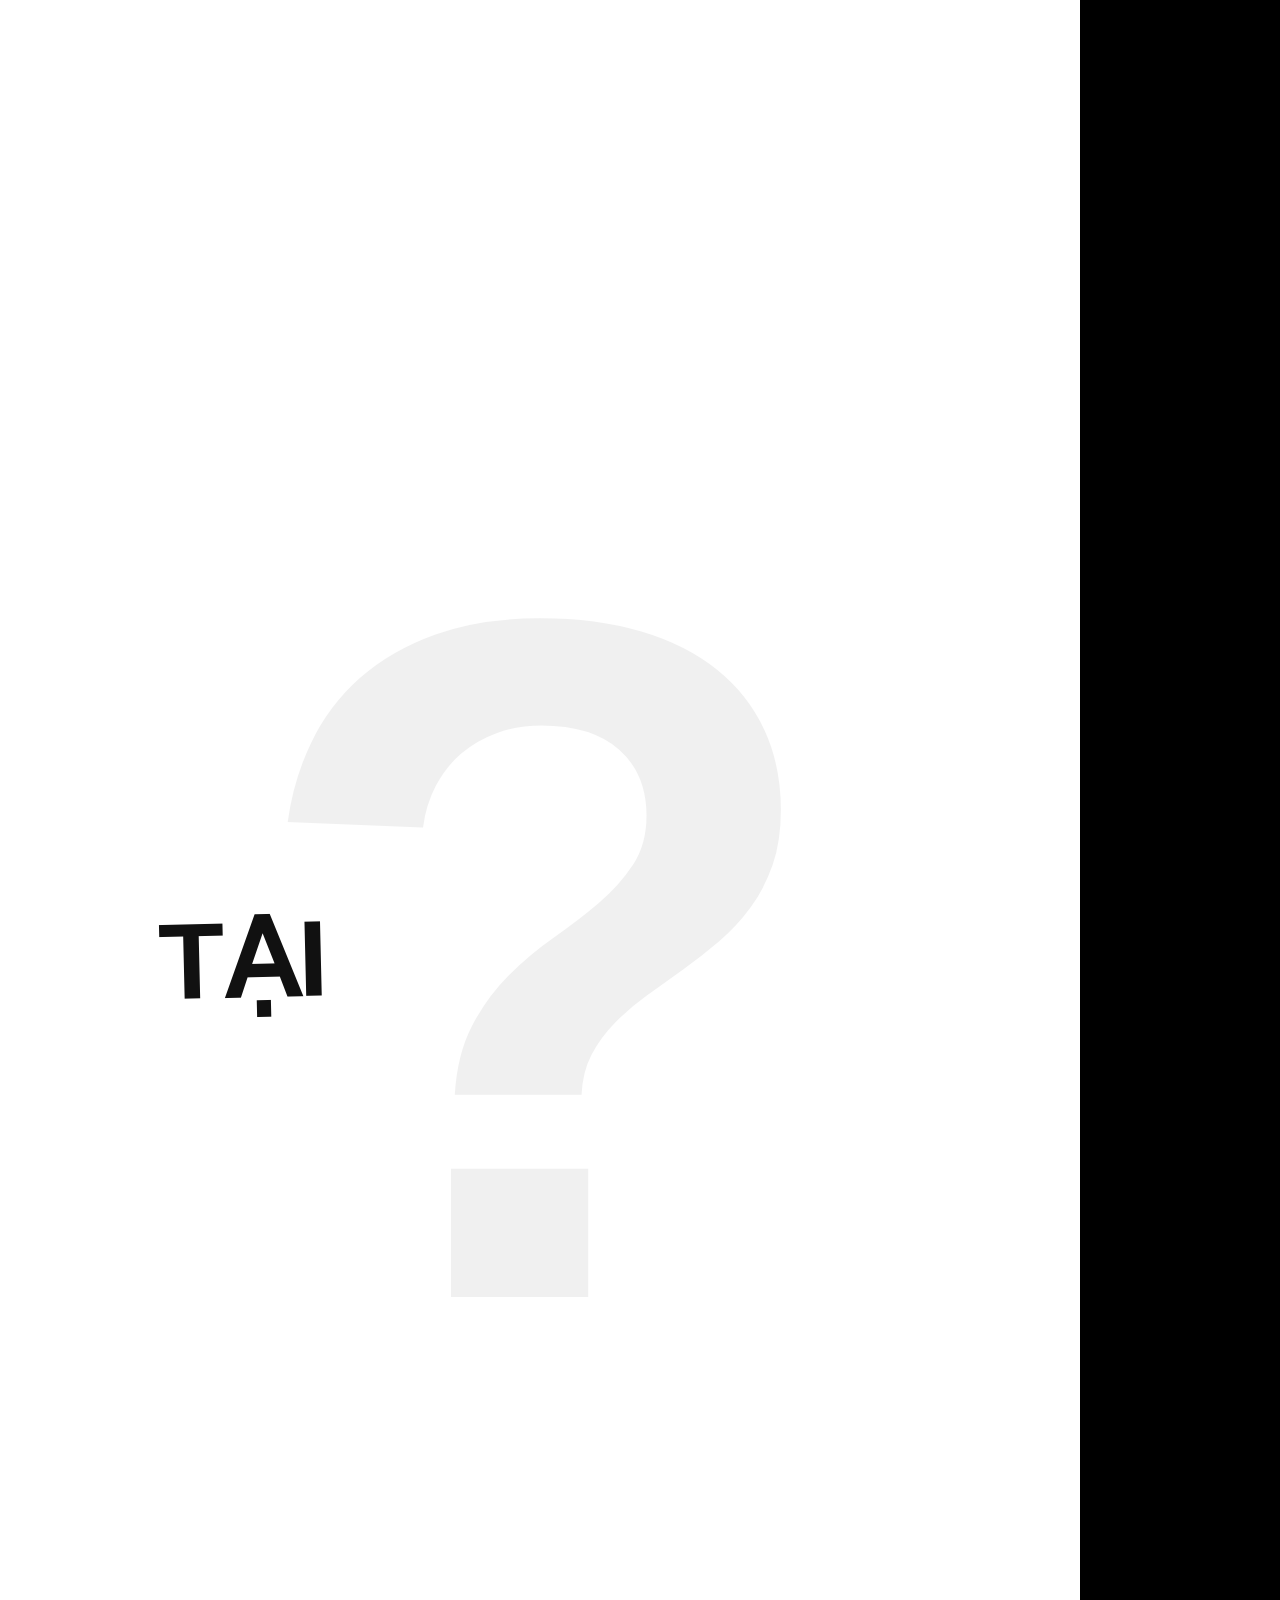
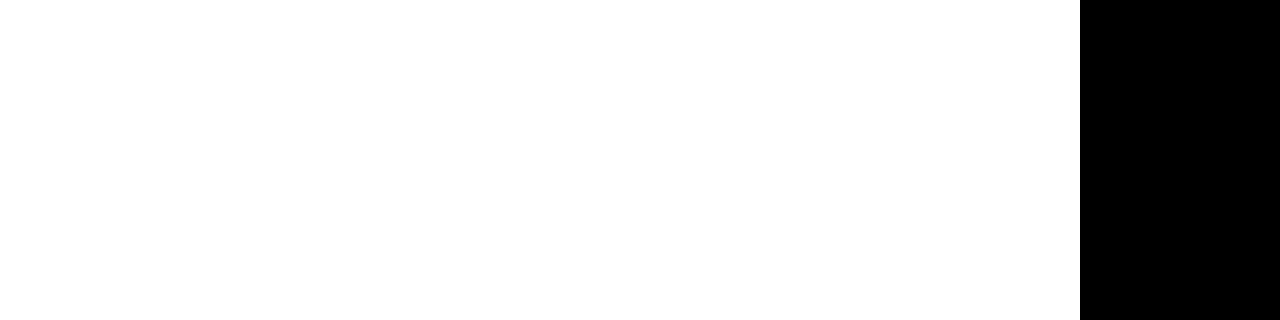
<file: templates/html_scenes/kinetic_text.html>
<!doctype html>
<html><head><meta charset="utf-8"><link rel="stylesheet" href="_lib/base.css">
<script type="application/json" data-doc>
{"desc": "Chữ động theo giọng đọc: từng cụm từ bật lên đúng lúc được đọc, từ khoá tô màu. Hợp Shorts/hook. Nên tắt phụ đề khi dùng nhiều (render.captions).",
 "props": {"emphasize": "[từ] cần tô màu nhấn", "group": "số từ mỗi màn (mặc định 3)", "bg_word": "chữ mờ cực lớn phía sau (tuỳ chọn)"}}
</script>
<script type="application/json" data-demo>
{"duration": 4, "text": "Tại sao máy yếu vẫn làm được video triệu view?", "props": {"emphasize": ["máy yếu", "triệu view"], "bg_word": "?"},
 "words": [{"word":"Tại","start":0,"end":0.25},{"word":"sao","start":0.25,"end":0.5},{"word":"máy","start":0.55,"end":0.8},{"word":"yếu","start":0.8,"end":1.1},{"word":"vẫn","start":1.2,"end":1.4},{"word":"làm","start":1.4,"end":1.6},{"word":"được","start":1.6,"end":1.85},{"word":"video","start":1.9,"end":2.3},{"word":"triệu","start":2.4,"end":2.75},{"word":"view?","start":2.75,"end":3.3}]}
</script>
<script src="_lib/runtime.js"></script>
<style>
  .stage { padding: 0 7%; }
  .grp { position: absolute; inset: 0; display: flex; flex-wrap: wrap; align-content: center; justify-content: center; gap: .1em .3em; padding: 0 7%; }
  .w { display: inline-block; font-family: var(--title-font); font-weight: 900; text-transform: uppercase; }
  .w.em { color: var(--a1); }
  .bgw { position: absolute; inset: 0; display: grid; place-items: center; font-family: var(--title-font); font-weight: 900; opacity: .06; font-size: calc(var(--W) * .9); }
</style>
</head><body>
<script>
let groups = [], bgw;
VF.scene({
  setup(inp, root) {
    const { el } = VF, p = inp.props;
    if (p.bg_word) bgw = el('div', { class: 'bgw', text: p.bg_word }, root);
    let words = inp.words && inp.words.length ? inp.words : null;
    if (!words) { // không có mốc thời gian: chia đều
      const ws = (inp.text || '').split(/\s+/).filter(Boolean), d = inp.duration / Math.max(ws.length, 1);
      words = ws.map((w, i) => ({ word: w, start: i * d, end: (i + 1) * d }));
    }
    const em = (p.emphasize || []).join(' ').toLowerCase().split(/\s+/).filter(Boolean);
    const n = p.group || 3;
    groups = [];
    for (let i = 0; i < words.length; i += n) {
      const g = el('div', { class: 'grp fs-xl' }, root), ws = words.slice(i, i + n);
      const spans = ws.map(w => { const clean = w.word.toLowerCase().replace(/[^\p{L}\p{N}]/gu, ''); return { s: el('span', { class: 'w' + (em.includes(clean) ? ' em' : ''), text: w.word }, g), t: w.start }; });
      groups.push({ g, spans, t0: ws[0].start, t1: words[i + n] ? words[i + n].start : 1e9 });
    }
  },
  draw(t) {
    groups.forEach(G => {
      const on = t >= G.t0 - 0.05 && t < G.t1;
      G.g.style.display = on ? 'flex' : 'none';
      if (!on) return;
      G.spans.forEach(o => {
        const k = VF.prog(t, o.t - 0.05, 0.22, 'back');
        o.s.style.opacity = t >= o.t - 0.05 ? 1 : 0;
        o.s.style.transform = `scale(${0.6 + 0.4 * k}) rotate(${(1 - k) * -6}deg)`;
      });
    });
    if (bgw) bgw.style.transform = `scale(${1 + t * 0.03})`;
  },
});
</script>
</body></html>
</file>
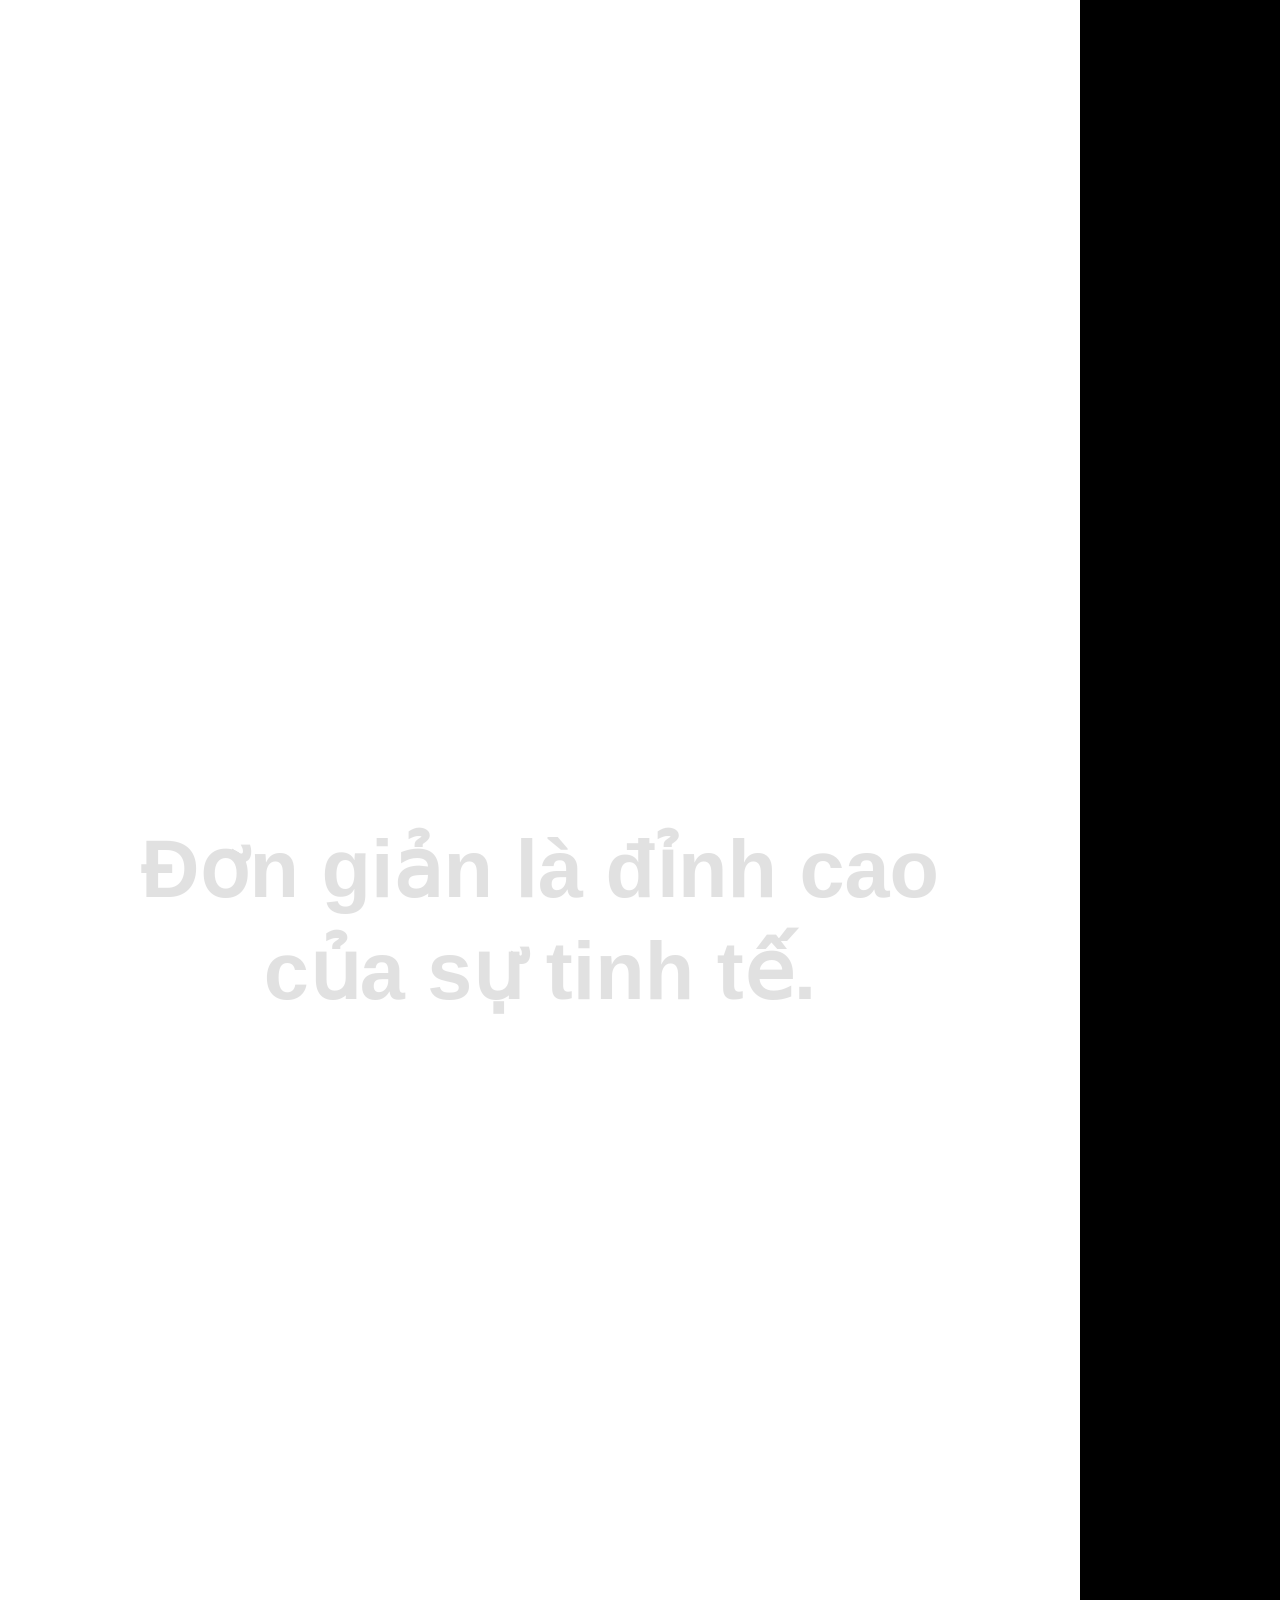
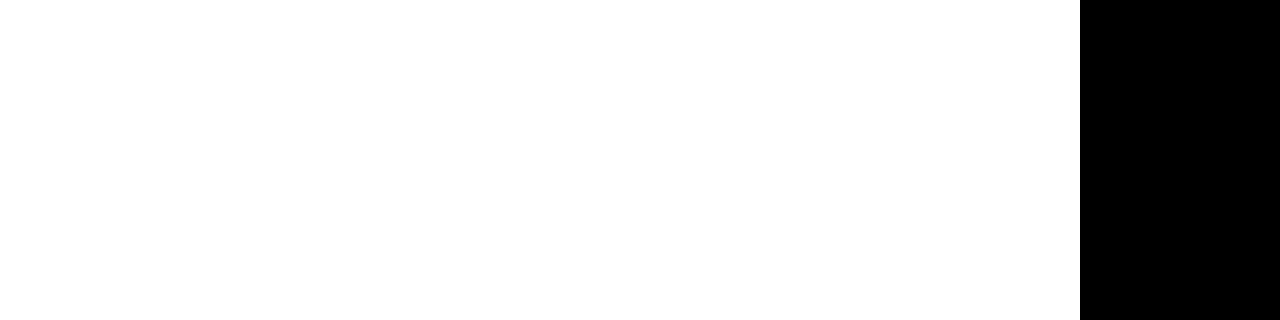
<file: templates/html_scenes/quote_card.html>
<!doctype html>
<html><head><meta charset="utf-8"><link rel="stylesheet" href="_lib/base.css">
<script type="application/json" data-doc>
{"desc": "Trích dẫn: chữ hiện theo nhịp đọc, dấu ngoặc lớn, tên tác giả.",
 "props": {"quote": "câu trích (≤25 từ)", "author": "tác giả / nguồn"}}
</script>
<script type="application/json" data-demo>
{"duration": 5, "props": {"quote": "Đơn giản là đỉnh cao của sự tinh tế.", "author": "Leonardo da Vinci"}}
</script>
<script src="_lib/runtime.js"></script>
<style>
  .q { font-family: var(--title-font); font-weight: 800; line-height: 1.25; padding: 0 10%; }
  .mark { font-size: 2.4em; color: var(--a1); line-height: .5; display: block; font-family: Georgia, serif; }
  .au { margin-top: 5%; opacity: .7; font-weight: 700; }
  .q span { transition: none; }
</style>
</head><body>
<script>
let spans = [], au, mk, n;
VF.scene({
  setup(inp, root) {
    const { el } = VF, p = inp.props;
    const c = el('div', { class: 'layer center' }, root);
    mk = el('span', { class: 'mark fs-xl', text: '“' }, c);
    const q = el('div', { class: 'q fs-l' }, c);
    spans = (p.quote || '').split(/\s+/).map(w => { const s = el('span', { text: w + ' ' }, q); return s; });
    au = el('div', { class: 'au fs-s', text: p.author ? '— ' + p.author : '' }, c);
  },
  draw(t, inp) {
    const d = inp.duration, per = Math.max(0.08, (d * 0.7) / Math.max(spans.length, 1));
    mk.style.opacity = VF.prog(t, 0, 0.4); mk.style.transform = `scale(${0.5 + 0.5 * VF.prog(t, 0, 0.5, 'back')})`;
    spans.forEach((s, i) => { s.style.opacity = 0.12 + 0.88 * VF.prog(t, 0.3 + i * per, 0.25); });
    au.style.opacity = VF.prog(t, 0.3 + spans.length * per, 0.4);
  },
});
</script>
</body></html>
</file>
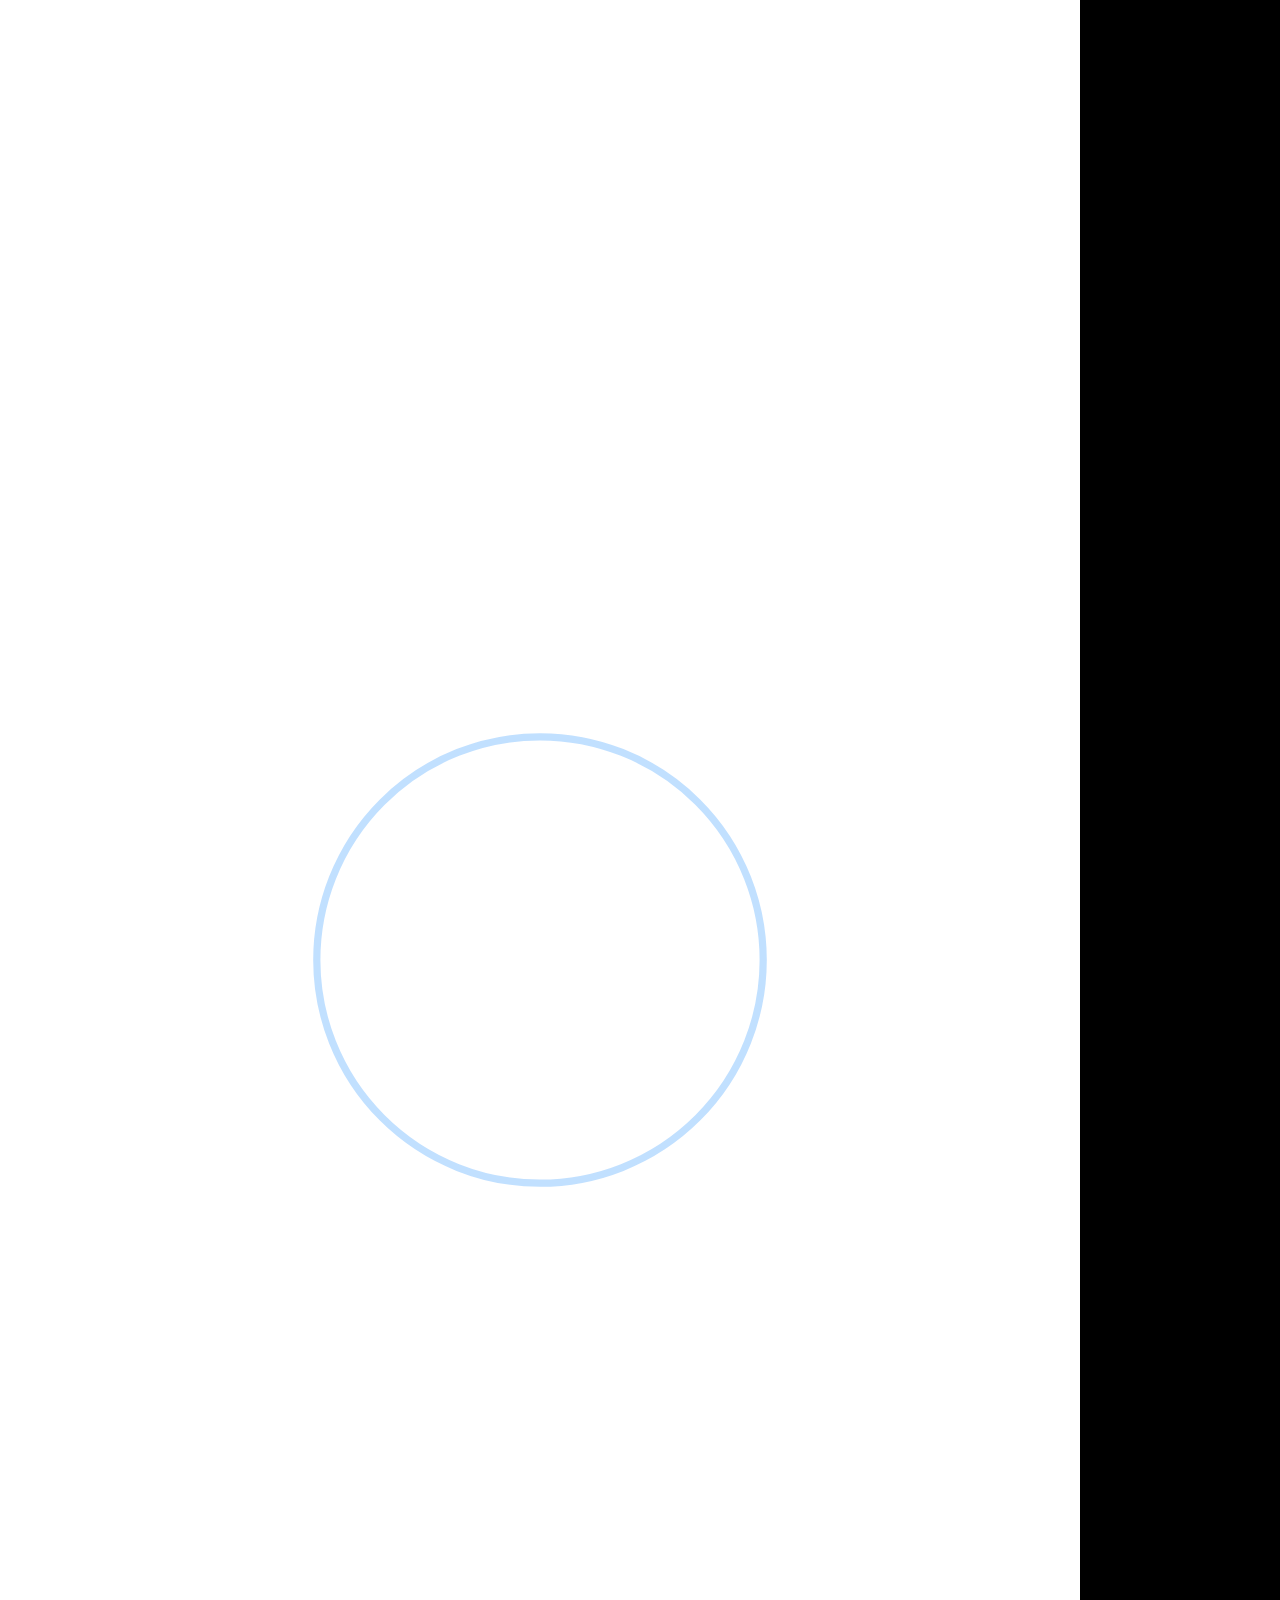
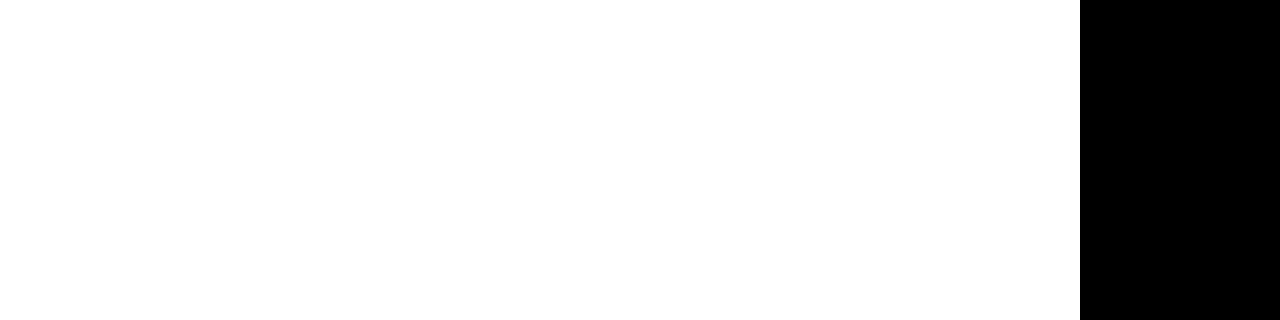
<file: templates/html_scenes/stat_card.html>
<!doctype html>
<html><head><meta charset="utf-8"><link rel="stylesheet" href="_lib/base.css">
<script type="application/json" data-doc>
{"desc": "Một con số lớn đếm lên, kèm nhãn. Dùng mỗi khi lời đọc nêu số liệu.",
 "props": {"value": "số (vd 90)", "prefix": "trước số, vd '$'", "suffix": "sau số, vd '%'", "label": "nhãn ngắn", "sub": "nguồn/ghi chú nhỏ", "at": "lúc bắt đầu đếm (từ trong lời đọc hoặc %)", "decimals": "số chữ số thập phân"}}
</script>
<script type="application/json" data-demo>
{"duration": 4, "props": {"value": 90, "suffix": "%", "label": "chi phí token giảm", "sub": "nhờ prompt caching", "at": "20%"}}
</script>
<script src="_lib/runtime.js"></script>
<style>
  .num { font-family: var(--title-font); font-weight: 900; color: var(--a1); line-height: 1; font-variant-numeric: tabular-nums; }
  .lab { font-weight: 800; margin-top: 3%; }
  .sub { opacity: .6; margin-top: 2%; }
  .ring { position: absolute; border-radius: 50%; border: 12px solid var(--a2); opacity: .25; }
</style>
</head><body>
<script>
let n, l, s, ring, t0, val, dec;
VF.scene({
  setup(inp, root) {
    const p = inp.props, { el } = VF, W = inp.width, H = inp.height, D = Math.min(W, H) * 0.7;
    ring = el('div', { class: 'ring' }, root);
    Object.assign(ring.style, { width: D + 'px', height: D + 'px', left: (W - D) / 2 + 'px', top: (H - D) / 2 + 'px' });
    const c = el('div', { class: 'layer center' }, root);
    n = el('div', { class: 'num', style: { fontSize: Math.min(W, H) * 0.26 + 'px' } }, c);
    l = el('div', { class: 'lab title fs-m', text: p.label || '' }, c);
    s = el('div', { class: 'sub fs-s', text: p.sub || '' }, c);
    t0 = VF.at(p.at, 0.2); val = +p.value || 0; dec = p.decimals ?? (Number.isInteger(val) ? 0 : 1);
    const full = (p.prefix || '') + val.toLocaleString('vi-VN') + (p.suffix || '');
    if (full.length > 4) n.style.fontSize = Math.min(W, H) * 0.26 * Math.max(0.45, 4.4 / full.length) + 'px';
  },
  draw(t, inp) {
    const p = inp.props, k = VF.prog(t, t0, 1.2, 'out');
    n.textContent = (p.prefix || '') + (val * k).toLocaleString('vi-VN', { minimumFractionDigits: dec, maximumFractionDigits: dec }) + (p.suffix || '');
    n.style.transform = `scale(${0.8 + 0.2 * VF.prog(t, t0, 0.6, 'back')})`;
    n.style.opacity = VF.clamp((t - t0 + 0.2) / 0.3);
    l.style.opacity = VF.prog(t, t0 + 0.4, 0.4); s.style.opacity = VF.prog(t, t0 + 0.8, 0.4) * 0.7;
    ring.style.transform = `scale(${0.6 + 0.4 * k + Math.sin(t * 2) * 0.02})`;
  },
});
</script>
</body></html>
</file>
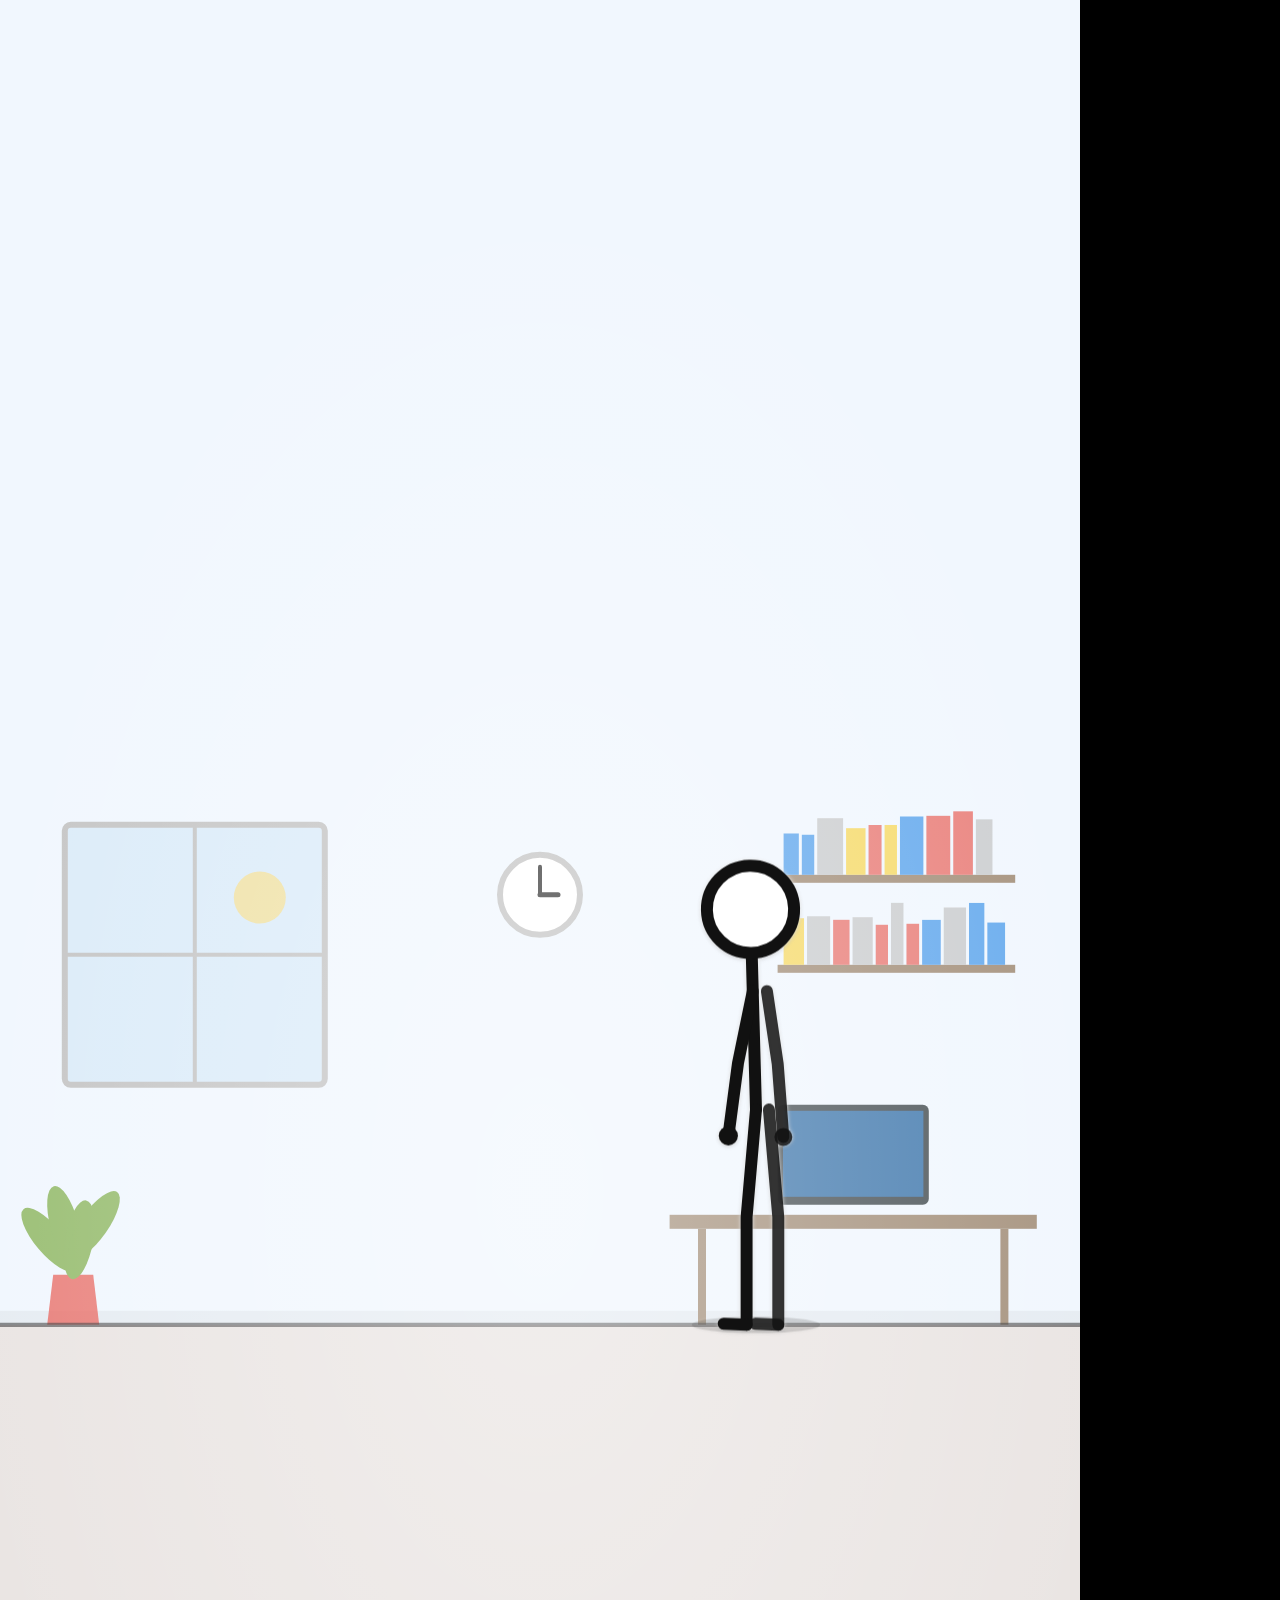
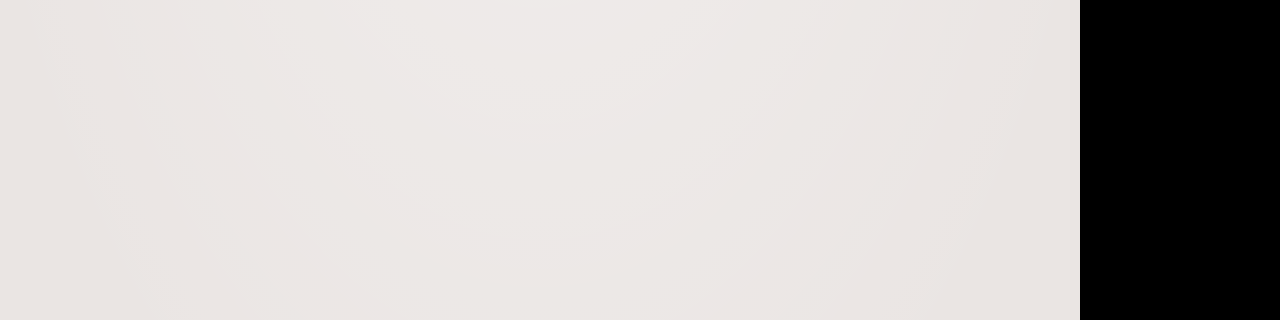
<file: templates/html_scenes/stickman_stage.html>
<!doctype html>
<html><head><meta charset="utf-8">
<link rel="stylesheet" href="_lib/base.css">
<script type="application/json" data-doc>
{"desc": "Sân khấu người que: nhân vật trong cast diễn theo 'acting' của cảnh (đi, chỉ, cầm đồ, cảm xúc, thoại).",
 "props": {"title": "chữ lớn phía trên (≤6 từ, tuỳ chọn)", "title_at": "lúc hiện title", "backdrop": "plain|studio|room|bedroom|kitchen|bathroom|office|classroom|library|lab|cafe|restaurant|supermarket|shop|hospital|bank|courtroom|museum|gallery|cinema|newsroom|podcast|server_room|factory|garage|gym|spaceship|airport|train_station|subway|bus|street|city_night|alley|rooftop|construction|playground|stadium|park|nature|forest|jungle|waterfall|lake|river|beach|island|underwater|mountain|desert|volcano|cave|arctic|winter_village|farm|village|pagoda|temple|castle|prehistoric|campsite|sky|space|moon|mars|stage|night",
           "time": "day|sunset|night – thời điểm (bầu trời, đèn, sao)", "weather": "none|rain|snow|leaves|fog",
           "items": "[{emoji|text, x:0-1, y:0-1, size:0-1, at}] đồ vật/biểu tượng hiện ra trên sân khấu"},
 "needs": "acting trong scene; who = tên trong cast. Nhân vật 3D: cast {\"model3d\": \"<id>\"} (xem vf char3d list)"}
</script>
<script type="application/json" data-demo>
{"duration": 6, "props": {"title": "TIẾT KIỆM 90% TOKEN", "backdrop": "office",
  "items": [{"emoji": "💰", "x": 0.82, "y": 0.42, "size": 0.12, "at": 2.5}]},
 "cast": {"Bo": {"head": "filled", "head_fill": "#fff", "shirt": "#ffd23f", "hat": "beanie", "hat_color": "#e63946", "face": true},
          "Mi": {"head": "hollow", "face": true, "scale": 0.85}},
 "acting": [{"who": "Bo", "t": 0, "act": "walk", "move": "enter_left", "mood": "happy"},
            {"who": "Bo", "t": 1.6, "act": "talk", "mood": "happy", "say": "Xem này!"},
            {"who": "Mi", "t": 0.5, "act": "think", "mood": "curious"},
            {"who": "Bo", "t": 3, "act": "present", "hold": "bulb", "mood": "proud"},
            {"who": "Mi", "t": 3.4, "act": "cheer", "mood": "happy"}]}
</script>
<script src="_lib/runtime.js"></script>
<script src="_lib/backdrops.js"></script>
<script src="_lib/backdrops2.js"></script>
<script src="_lib/stickman.js"></script>
<script src="_lib/char3d.js"></script>
</head><body>
<script>
let svg, sticks = {}, tracks, items = [], titleEl, ground, S, input, bd, titleBottom, safeBottom, dark;

/* Bố cục tự động: tiêu đề ≤2 dòng, nhân vật dưới vùng tiêu đề, đồ vật né nhân vật/bong bóng/tiêu đề/phụ đề,
 * bong bóng thoại không chồng nhau và không lấn tiêu đề. Màu: nền dịu + lớp "không khí" để nhân vật nổi lên,
 * chữ/đồ vật đổi màu theo nền sáng/tối. */
const PAD = 10;

function fitTitle(el, W, H, portrait) {
  const box = el.firstChild;
  let fs = parseFloat(getComputedStyle(box).fontSize);
  const lh = () => parseFloat(getComputedStyle(box).lineHeight) || fs * 1.05;
  for (let i = 0; i < 14 && box.getBoundingClientRect().height > lh() * 2.15 && fs > H * 0.035; i++) { fs *= 0.92; box.style.fontSize = fs + 'px'; }
  return box.getBoundingClientRect().bottom - el.ownerDocument.getElementById('vf-root').getBoundingClientRect().top;
}

function placeItems(list, W, H, names, cast) {
  // chiếm chỗ theo thời gian: lấy mẫu vị trí nhân vật (kể cả bong bóng thoại) trong lúc đồ vật còn hiện
  const fsB = Math.max(26, S * 0.075), placed = [];
  const sayW = n => Math.max(0, ...(input.acting || []).filter(b => b.who === n && b.say).map(b => Math.min(b.say.length * fsB * 0.55 + fsB * 1.4, S * 2.4)));
  return list.map(it => {
    let fs = (it.size || 0.1) * W;
    const txt = it.emoji || it.text || '';
    const iw = () => (it.emoji ? fs * 0.6 : Math.max(fs * 0.8, txt.length * fs * 0.32)), ih = () => fs * 0.6;
    const t0 = it.t, t1 = input.duration || 6, busy = [];
    for (const n of names) {
      const hw = Math.max(S * 0.26, sayW(n) / 2);
      for (let t = t0; t <= t1 + 0.01; t += 0.25) { const s = VF.stick.stateAt(tracks[n], t, VF.lib, W); busy.push([s.x - hw, s.x + hw]); }
    }
    for (const p of placed) busy.push([p.x - p.w, p.x + p.w]);
    const headTop = ground - S * 1.12;
    let x = (it.x ?? 0.5) * W, y = (it.y ?? 0.4) * H;
    for (let k = 0; k < 3; k++) {
      const w = iw(), h = ih();
      y = Math.min(Math.max(y, titleBottom + h + PAD), safeBottom - h - PAD);
      const hitsChar = y + h > headTop - fsB * 2.4;             // cùng tầng cao với người + bong bóng
      const free = [];
      let lo = w + PAD;
      const segs = busy.map(([a, b]) => [a - w - PAD, b + w + PAD]).sort((a, b) => a[0] - b[0]);
      for (const [a, b] of segs) { if (a > lo) free.push([lo, a]); lo = Math.max(lo, b); }
      if (W - w - PAD > lo) free.push([lo, W - w - PAD]);
      if (!hitsChar) break;
      const inFree = free.some(([a, b]) => x >= a && x <= b);
      if (inFree) break;
      const cand = free.map(([a, b]) => Math.min(Math.max(x, a), b)).sort((a, b) => Math.abs(a - x) - Math.abs(b - x))[0];
      if (cand !== undefined) { x = cand; break; }
      // không còn khe ngang: đưa lên khoảng trống giữa tiêu đề và đầu nhân vật, nếu chật thì thu nhỏ
      const top = titleBottom + h + PAD, bottom = headTop - fsB * 2.4 - h;
      if (bottom > top) { y = (top + bottom) / 2; break; }
      fs *= 0.72;
    }
    placed.push({ x, w: iw() });
    return { ...it, _x: x, _y: y, _fs: fs };
  });
}

function layoutBubbles(W) {
  const live = Object.values(sticks).filter(st => st._say && st.head && st._bw && +st.bubble.getAttribute('opacity') > 0.01);
  const boxes = live.map(st => {
    const fs = st._bfs, w = st._bw, h = fs * 2.5;            // khung bong bóng + đuôi
    let cx = st.head[0], ty = st.head[1] - (st.r ? st.r * 1.7 : st.S * 0.12);
    return { st, fs, w, h, cx, ty };
  });
  for (const b of boxes) {
    b.cx = Math.min(Math.max(b.cx, b.w / 2 + PAD), W - b.w / 2 - PAD);
    b.ty = Math.max(b.ty, titleBottom + b.fs * 2.2 + PAD);   // đỉnh bong bóng không lấn tiêu đề
  }
  boxes.sort((a, b) => a.cx - b.cx);
  for (let i = 1; i < boxes.length; i++) {                  // tách bong bóng chồng nhau
    const a = boxes[i - 1], b = boxes[i];
    const over = (a.cx + a.w / 2 + PAD) - (b.cx - b.w / 2);
    const vOver = Math.abs(a.ty - b.ty) < a.fs * 2.2;
    if (over > 0 && vOver) {
      const roomL = a.cx - a.w / 2 - PAD, roomR = W - PAD - (b.cx + b.w / 2);
      const shiftL = Math.min(over / 2, roomL), shiftR = Math.min(over - shiftL, roomR);
      a.cx -= shiftL; b.cx += shiftR;
      if (over - shiftL - shiftR > 1) b.ty += b.fs * 2.3;   // vẫn chật: bong bóng sau xuống thấp hơn
    }
  }
  for (const b of boxes) b.st.bubble.setAttribute('transform', `translate(${b.cx} ${b.ty})`);
}

VF.scene({
  setup(inp, root) {
    input = inp;
    const { el } = VF, W = inp.width, H = inp.height, portrait = H > W, p = inp.props || {};
    ground = portrait ? H * 0.69 : H * 0.8;
    S = (portrait ? W * 0.5 : H * 0.46) * (inp.props?.zoom || 1);
    safeBottom = portrait ? H * 0.8 : H * 0.84;                // dưới đó là vùng phụ đề
    svg = el('svg', { width: W, height: H, viewBox: `0 0 ${W} ${H}`, class: 'layer' }, root);
    const backG = el('g', {}, svg), airG = el('g', {}, svg), itemsG = el('g', {}, svg), figG = el('g', {}, svg), frontG = el('g', {}, svg);
    bd = VF.backdrops.draw(backG, p.backdrop || 'plain', { W, H, gy: ground, style: inp.style || {}, time: p.time || 'day', weather: p.weather || 'none' }, frontG);
    dark = bd.dark || /^#[0-3]/.test((inp.style || {}).bg || '');
    // nền dịu bớt + lớp không khí phía sau nhân vật → người và cảnh tách lớp, vẫn hoà màu
    backG.setAttribute('style', 'filter: saturate(.82)');
    el('rect', { x: 0, y: 0, width: W, height: H, fill: dark ? '#0b1020' : '#ffffff', opacity: dark ? 0.22 : 0.2 }, airG);
    const glow = el('radialGradient', { id: 'stgAir', cx: 0.5, cy: 0.62, r: 0.55 }, el('defs', {}, svg));
    el('stop', { offset: 0, 'stop-color': dark ? '#1b2440' : '#ffffff', 'stop-opacity': dark ? 0.35 : 0.35 }, glow);
    el('stop', { offset: 1, 'stop-color': dark ? '#1b2440' : '#ffffff', 'stop-opacity': 0 }, glow);
    el('rect', { x: 0, y: 0, width: W, height: H, fill: 'url(#stgAir)' }, airG);
    // viền tách nền: người que = viền sáng kiểu sticker; nhân vật 3D = bóng đổ mềm (viền trắng trông giả)
    const css0 = getComputedStyle(document.documentElement), ink = css0.getPropertyValue('--ink').trim();
    const lum = c => { const m = /^#?([0-9a-f]{2})([0-9a-f]{2})([0-9a-f]{2})/i.exec(c || ''); return m ? (0.299 * parseInt(m[1], 16) + 0.587 * parseInt(m[2], 16) + 0.114 * parseInt(m[3], 16)) / 255 : 0; };
    const STICK_FX = lum(ink) > 0.55   // nét sáng → viền tối; nét tối → viền sáng (kiểu sticker), luôn ngược màu nét
      ? 'drop-shadow(0 0 2px rgba(0,0,0,.85)) drop-shadow(0 0 1px rgba(0,0,0,.9))'
      : dark ? 'drop-shadow(0 0 3px rgba(255,255,255,.95)) drop-shadow(0 0 1px #fff)'
             : 'drop-shadow(0 0 2px rgba(255,255,255,.95)) drop-shadow(0 1px 1px rgba(0,0,0,.18))';
    const C3D_FX = dark ? 'drop-shadow(0 0 6px rgba(160,190,255,.35))' : 'drop-shadow(0 3px 6px rgba(0,0,0,.25))';
    frontG.setAttribute('style', 'opacity:.9');
    const css = getComputedStyle(document.documentElement);
    const colors = { ink: css.getPropertyValue('--ink').trim(), a1: css.getPropertyValue('--a1').trim(), a2: css.getPropertyValue('--a2').trim(), a3: css.getPropertyValue('--a3').trim() };
    const cast = Object.keys(inp.cast || {}).length ? inp.cast : { hero: {} };
    const names = Object.keys(cast).filter(n => !inp.acting.length || inp.acting.some(b => b.who === n));
    if (!names.length) names.push(Object.keys(cast)[0]);
    // tiêu đề trước: cần biết đáy tiêu đề để xếp mọi thứ khác
    titleBottom = portrait ? H * 0.05 : H * 0.04;
    if (p.title) {
      titleEl = el('div', { class: 'layer center title fs-l' }, root);
      Object.assign(titleEl.style, { bottom: 'auto', height: (portrait ? H * 0.26 : H * 0.24) + 'px', padding: '0 5%', paddingTop: portrait ? H * 0.06 + 'px' : 0 });
      const tt = el('div', { class: 'tt' }, titleEl);   // 1 khối duy nhất: chữ tô màu không bị tách dòng
      tt.innerHTML = p.title.replace(/\*(.+?)\*/g, '<span class="hl">$1</span>');
      Object.assign(tt.style, { maxWidth: '100%', color: dark ? '#fff' : 'var(--ink)',
        textShadow: dark ? '0 2px 10px rgba(0,0,0,.7), 0 0 2px rgba(0,0,0,.9)' : '0 0 3px #fff, 0 0 8px rgba(255,255,255,.9), 0 0 2px #fff' });
      titleEl._t = VF.at(p.title_at, 0);
      titleBottom = fitTitle(titleEl, W, H, portrait) + H * 0.01;
    } else titleEl = null;
    // người không được chạm vùng tiêu đề: thu nhỏ nếu cần
    const fsB = Math.max(26, S * 0.075), anySay = (inp.acting || []).some(b => b.say);
    const need = titleBottom + (anySay ? fsB * 2.6 : PAD) + S * 1.12;
    if (need > ground) S = Math.max(S * 0.6, (ground - titleBottom - (anySay ? fsB * 2.6 : PAD)) / 1.12);
    const LIGHT = { night: 'night', sunset: 'golden' }, INDOOR = /room|kitchen|bath|office|class|library|lab|cafe|restaurant|market|shop|hospital|bank|court|museum|gallery|cinema|news|podcast|server|factory|garage|gym|ship|airport|station|subway|bus|studio|stage/;
    const light = LIGHT[p.time] || (INDOOR.test(p.backdrop || '') ? 'interior' : 'day');
    sticks = {};
    names.forEach(n => {
      const c3 = cast[n].model3d && (inp.char3d || {})[n];
      sticks[n] = c3 && c3.sets && c3.sets.length ? new VF.Char3D(figG, cast[n], S, c3, light) : new VF.Stick(figG, cast[n], S, colors);
      sticks[n].g.style.filter = sticks[n] instanceof VF.Char3D ? C3D_FX : STICK_FX;
    });
    VF.lib = { actions: inp.actions || window.__actions || { stand: { frames: [{ pose: {} }] } } };
    tracks = VF.stick.timeline(inp.acting || [], names, W, VF.lib);
    const raw = (p.items || []).map(it => ({ ...it, t: VF.at(it.at, 0.3) }));
    items = placeItems(raw, W, H, names, cast).map(it => {
      const g = el('g', { opacity: 0 }, itemsG);
      const txt = it.emoji || it.text || '';
      el('text', { 'text-anchor': 'middle', 'dominant-baseline': 'central', 'font-size': it._fs, 'font-weight': 800, 'font-family': 'var(--title-font)',
        fill: it.emoji ? 'var(--ink)' : (dark ? '#fff' : 'var(--ink)'), stroke: it.emoji ? 'none' : (dark ? 'rgba(0,0,0,.75)' : '#fff'),
        'stroke-width': it._fs * 0.12, 'paint-order': 'stroke', 'stroke-linejoin': 'round', text: txt }, g);
      return { g, x: it._x, y: it._y, t: it.t };
    });
  },
  draw(t, inp) {
    const W = inp.width;
    bd && bd.update(t);
    for (const [n, st] of Object.entries(sticks)) {
      const s = VF.stick.stateAt(tracks[n], t, VF.lib, W);
      const w = (inp.words || []).find(x => t >= x.start && t < x.end);
      const talk = s.talking && w ? 0.45 + 0.55 * Math.abs(Math.sin((t - w.start) * 13)) : 0;
      st.pose(s.p, s.x, ground, s.face, { mood: s.mood, hold: s.hold, t, label: s.label, seated: s.seated, talk, idle: s.idle, emote: s.emote, emoteAge: s.emoteAge, act: s.act, since: s.since, walking: s.walking });
      const since = t - (s.sayT ?? 0);
      st.say(s.say || '', s.say ? VF.clamp(since / 0.15) * VF.clamp((2.6 - since) / 0.3) : 0);
    }
    layoutBubbles(W);
    for (const it of items) {
      const k = VF.prog(t, it.t, 0.45, 'back');
      it.g.setAttribute('opacity', VF.clamp((t - it.t) / 0.2));
      it.g.setAttribute('transform', `translate(${it.x} ${it.y + Math.sin(t * 2.2) * 6}) scale(${0.3 + 0.7 * k})`);
    }
    if (titleEl) {
      const k = VF.prog(t, titleEl._t, 0.5, 'back');
      titleEl.style.opacity = VF.clamp((t - titleEl._t) / 0.25);
      titleEl.style.transform = `translateY(${(1 - k) * -40}px) scale(${0.9 + 0.1 * k})`;
    }
  },
});
</script>
</body></html>
</file>
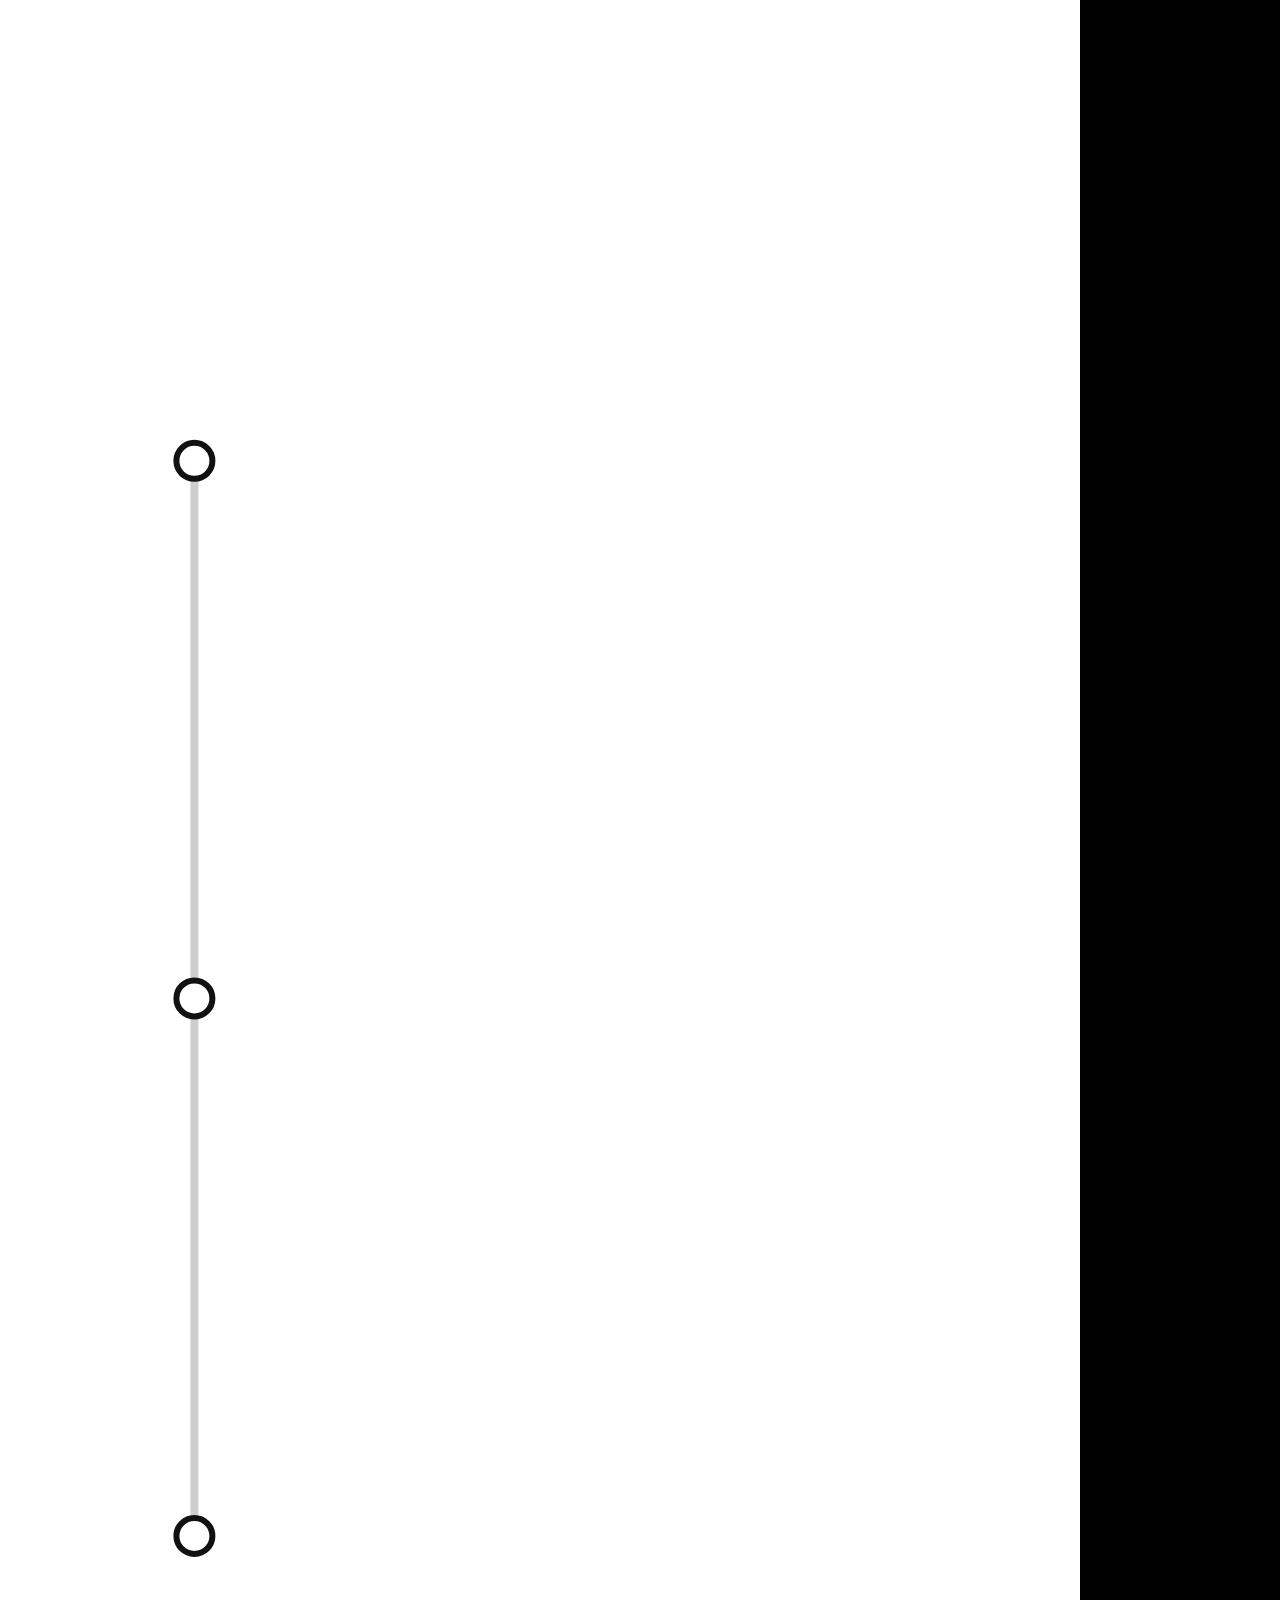
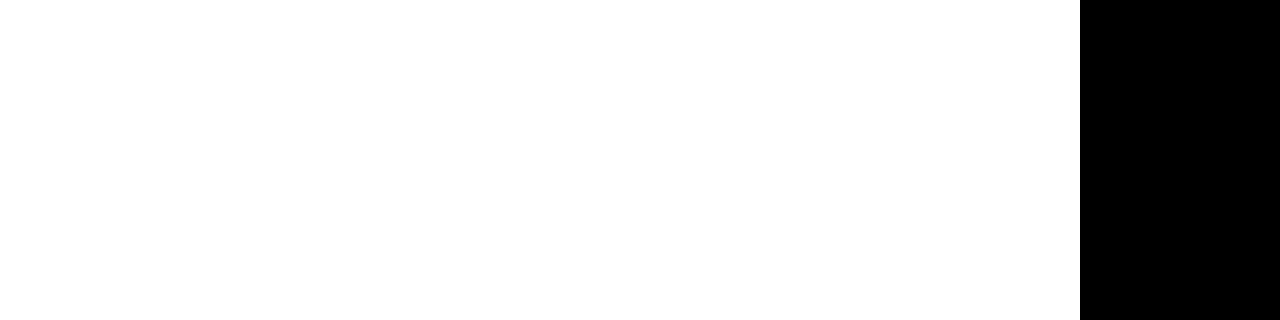
<file: templates/html_scenes/timeline.html>
<!doctype html>
<html><head><meta charset="utf-8"><link rel="stylesheet" href="_lib/base.css">
<script type="application/json" data-doc>
{"desc": "Dòng thời gian 2-6 mốc, chấm sáng chạy qua từng mốc.",
 "props": {"title": "tiêu đề", "events": "[{year, label}] 2-6 mốc, label ≤5 từ", "at": "[mốc] lúc tới từng mốc (tuỳ chọn)"}}
</script>
<script type="application/json" data-demo>
{"duration": 6, "props": {"title": "Lịch sử video AI", "events": [{"year": "2022", "label": "Ảnh AI phổ biến"}, {"year": "2024", "label": "Video AI ra mắt"}, {"year": "2026", "label": "Pipeline tự động"}]}}
</script>
<script src="_lib/runtime.js"></script>
<style>
  .ttl { position: absolute; left: 7%; right: 7%; top: 8%; text-align: center; }
  .ev { position: absolute; transform: translate(-50%, -50%); text-align: center; width: 30%; }
  body.portrait .ev { transform: translate(0, -50%); text-align: left; width: 60%; }
  .yr { font-family: var(--title-font); font-weight: 900; color: var(--a1); }
  .lb { font-weight: 700; }
</style>
</head><body>
<script>
let svg, line, dot, evs = [], times = [], ttl, pts = [], portrait;
VF.scene({
  setup(inp, root) {
    const p = inp.props, { el } = VF, W = inp.width, H = inp.height, E = p.events || [];
    portrait = H > W;
    ttl = el('div', { class: 'ttl title fs-l', text: p.title || '' }, root);
    svg = el('svg', { width: W, height: H, class: 'layer' }, root);
    const a = portrait ? [W * 0.18, H * 0.24] : [W * 0.1, H * 0.55], b = portrait ? [W * 0.18, H * 0.8] : [W * 0.9, H * 0.55];
    el('line', { x1: a[0], y1: a[1], x2: b[0], y2: b[1], stroke: 'var(--ink)', 'stroke-width': 8, opacity: .2, 'stroke-linecap': 'round' }, svg);
    line = el('line', { x1: a[0], y1: a[1], x2: a[0], y2: a[1], stroke: 'var(--a1)', 'stroke-width': 8, 'stroke-linecap': 'round' }, svg);
    pts = E.map((_, i) => { const k = E.length === 1 ? 0.5 : i / (E.length - 1); return [VF.lerp(a[0], b[0], k), VF.lerp(a[1], b[1], k)]; });
    pts.forEach(q => el('circle', { cx: q[0], cy: q[1], r: 18, fill: 'var(--bg)', stroke: 'var(--ink)', 'stroke-width': 6 }, svg));
    dot = el('circle', { r: 24, fill: 'var(--a1)' }, svg);
    evs = E.map((e, i) => {
      const d = el('div', { class: 'ev' }, root);
      el('div', { class: 'yr fs-l', text: e.year }, d); el('div', { class: 'lb fs-m', text: e.label }, d);
      const q = pts[i];
      if (portrait) { d.style.left = q[0] + 60 + 'px'; d.style.top = q[1] + 'px'; }
      else { d.style.left = q[0] + 'px'; d.style.top = q[1] + (i % 2 ? 150 : -150) + 'px'; }
      return d;
    });
    const d = inp.duration;
    times = E.map((_, i) => VF.at((p.at || [])[i], 0.5 + i * (d - 1.2) / Math.max(E.length - 1, 1)));
    this.a = a;
  },
  draw(t) {
    ttl.style.opacity = VF.prog(t, 0, 0.4);
    let pos = pts[0] || [0, 0];
    for (let i = 0; i < pts.length; i++) {
      if (t >= times[i]) pos = pts[i];
      if (i + 1 < pts.length && t > times[i] && t < times[i + 1]) {
        const k = VF.prog(t, times[i + 1] - 0.6, 0.6, 'inOut');
        pos = [VF.lerp(pts[i][0], pts[i + 1][0], k), VF.lerp(pts[i][1], pts[i + 1][1], k)];
      }
      evs[i].style.opacity = VF.prog(t, times[i], 0.35);
    }
    dot.setAttribute('cx', pos[0]); dot.setAttribute('cy', pos[1]);
    dot.setAttribute('opacity', VF.prog(t, (times[0] || 0) - 0.2, 0.2));
    line.setAttribute('x2', pos[0]); line.setAttribute('y2', pos[1]);
  },
});
</script>
</body></html>
</file>
<file: templates/html_scenes/_lib/base.css>
/* Dùng chung cho mọi template. Biến màu do runtime.js đặt từ style. */
* { box-sizing: border-box; }
html, body { margin: 0; background: #000; }
#vf-root { font-family: var(--font); color: var(--ink); }
.layer { position: absolute; inset: 0; }
.center { display: flex; flex-direction: column; align-items: center; justify-content: center; text-align: center; }
.title { font-family: var(--title-font); font-weight: 900; line-height: 1.05; letter-spacing: -0.01em; }
.accent1 { color: var(--a1); } .accent2 { color: var(--a2); } .accent3 { color: var(--a3); }
.hl { background: var(--a3); color: #111; padding: 0 .15em; border-radius: .12em; }

/* kích thước chữ theo chiều ngang khung (W) */
.fs-xl { font-size: calc(var(--W) * 0.11); }
.fs-l  { font-size: calc(var(--W) * 0.075); }
.fs-m  { font-size: calc(var(--W) * 0.05); }
.fs-s  { font-size: calc(var(--W) * 0.036); }
body:not(.portrait) .fs-xl { font-size: calc(var(--H) * 0.13); }
body:not(.portrait) .fs-l  { font-size: calc(var(--H) * 0.085); }
body:not(.portrait) .fs-m  { font-size: calc(var(--H) * 0.055); }
body:not(.portrait) .fs-s  { font-size: calc(var(--H) * 0.04); }

/* chất liệu nền */
.tex-paper::before { content: ""; position: absolute; inset: 0; pointer-events: none; z-index: 50; opacity: .35;
  background-image: radial-gradient(rgba(120, 90, 50, .18) 1px, transparent 1.4px), radial-gradient(rgba(120, 90, 50, .10) 1px, transparent 1.2px);
  background-size: 7px 7px, 13px 13px; background-position: 0 0, 3px 5px; mix-blend-mode: multiply; }
.tex-grid::before { content: ""; position: absolute; inset: 0; pointer-events: none; z-index: 0;
  background-image: linear-gradient(rgba(0, 40, 90, .06) 2px, transparent 2px), linear-gradient(90deg, rgba(0, 40, 90, .06) 2px, transparent 2px);
  background-size: 80px 80px; }
.tex-scanlines::after { content: ""; position: absolute; inset: 0; pointer-events: none; z-index: 60;
  background: repeating-linear-gradient(0deg, rgba(0, 0, 0, .22) 0 2px, transparent 2px 5px);
  box-shadow: inset 0 0 calc(var(--W) * .12) rgba(0, 0, 0, .75); }
.tex-glow::before { content: ""; position: absolute; inset: -20%; pointer-events: none; z-index: 0;
  background: radial-gradient(circle at 30% 20%, rgba(0, 240, 255, .18), transparent 45%), radial-gradient(circle at 75% 80%, rgba(255, 43, 214, .16), transparent 45%); }
.glow { text-shadow: 0 0 .12em color-mix(in srgb, var(--a1) 60%, transparent), 0 0 .4em color-mix(in srgb, var(--a1) 35%, transparent); }
</file>
